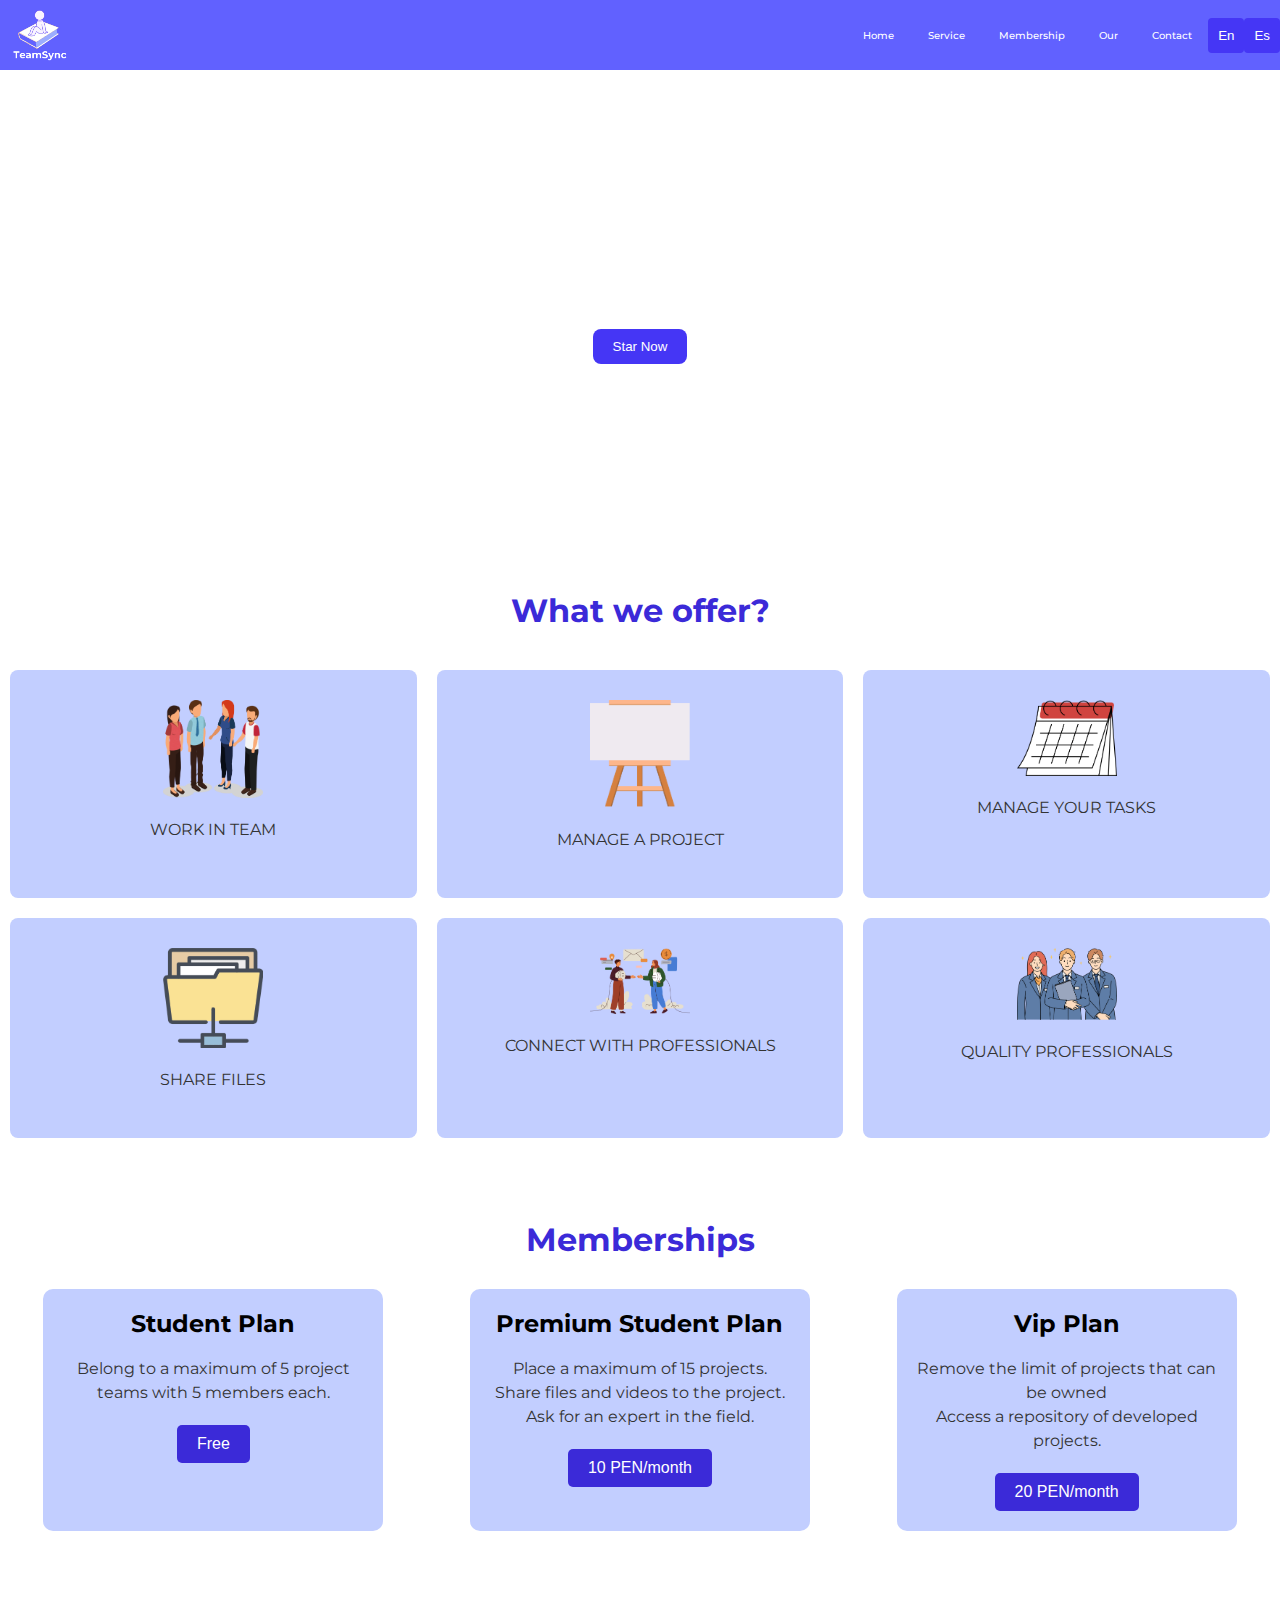
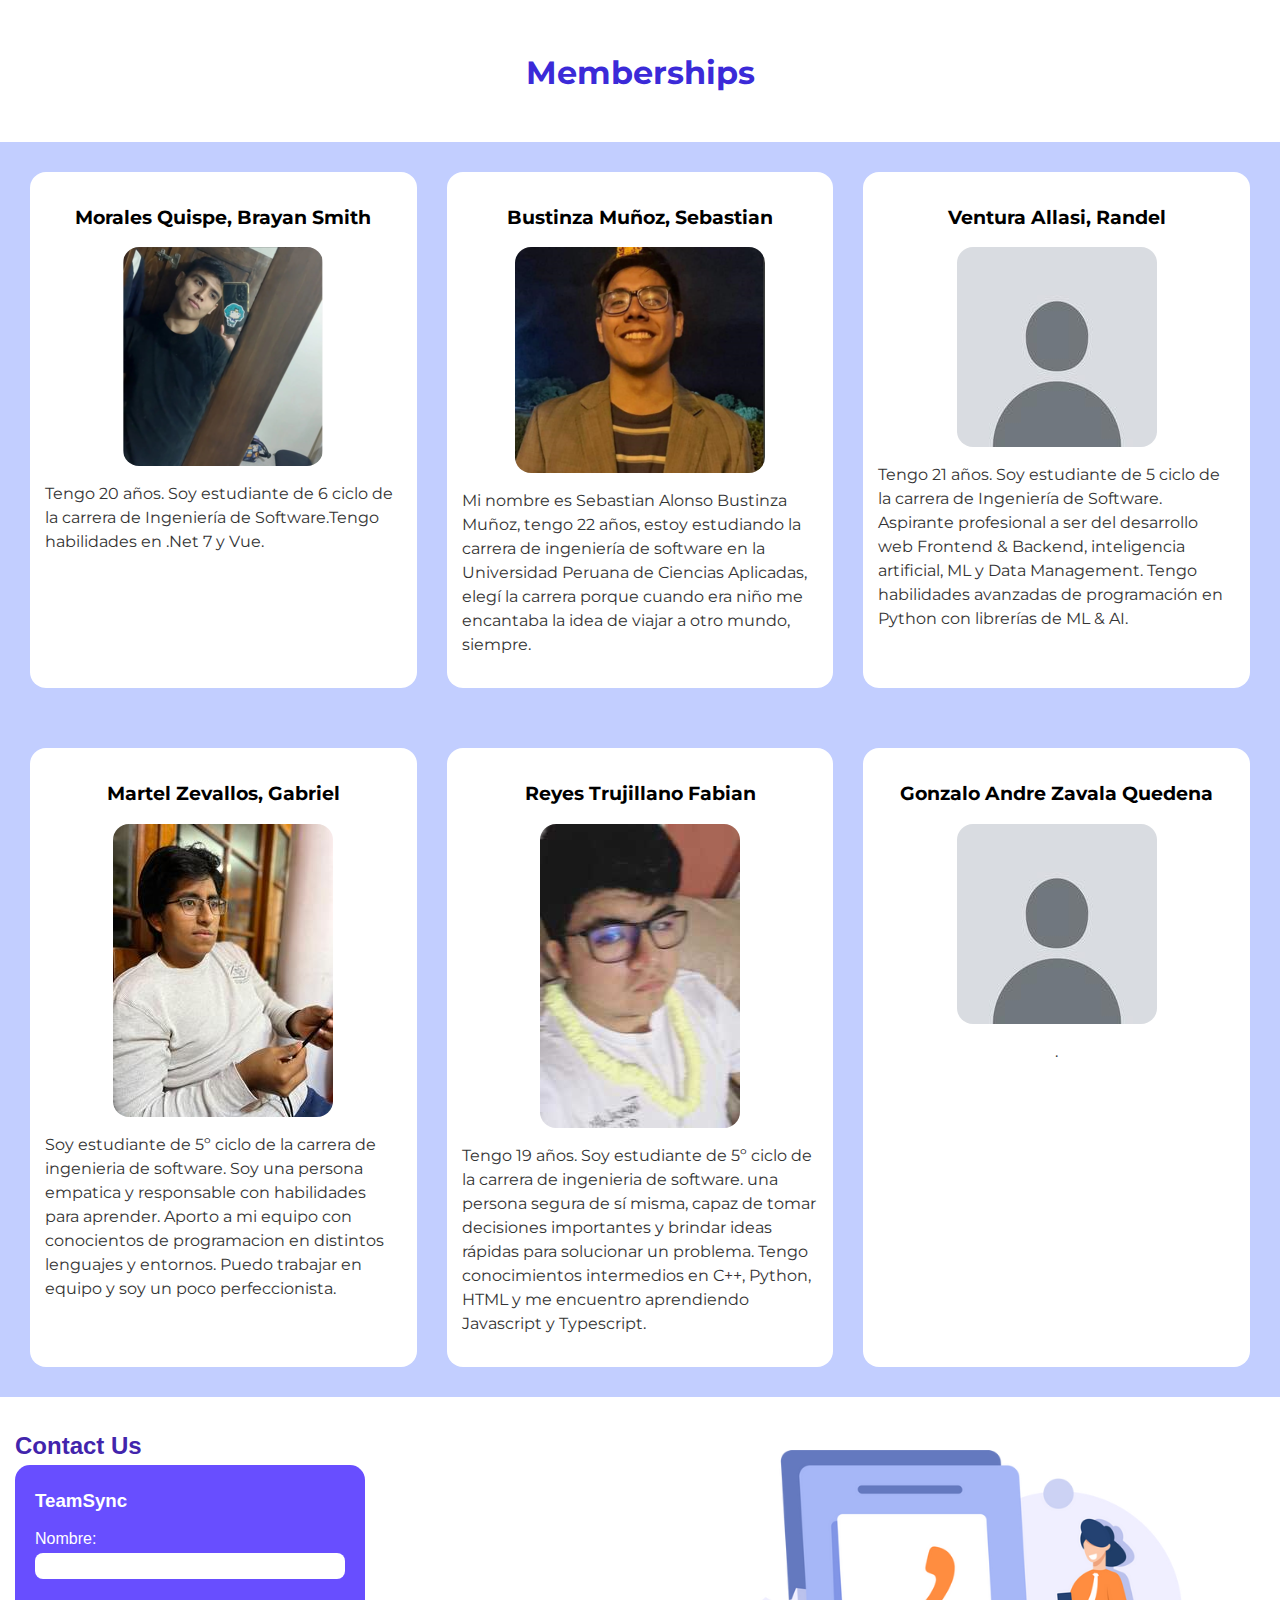
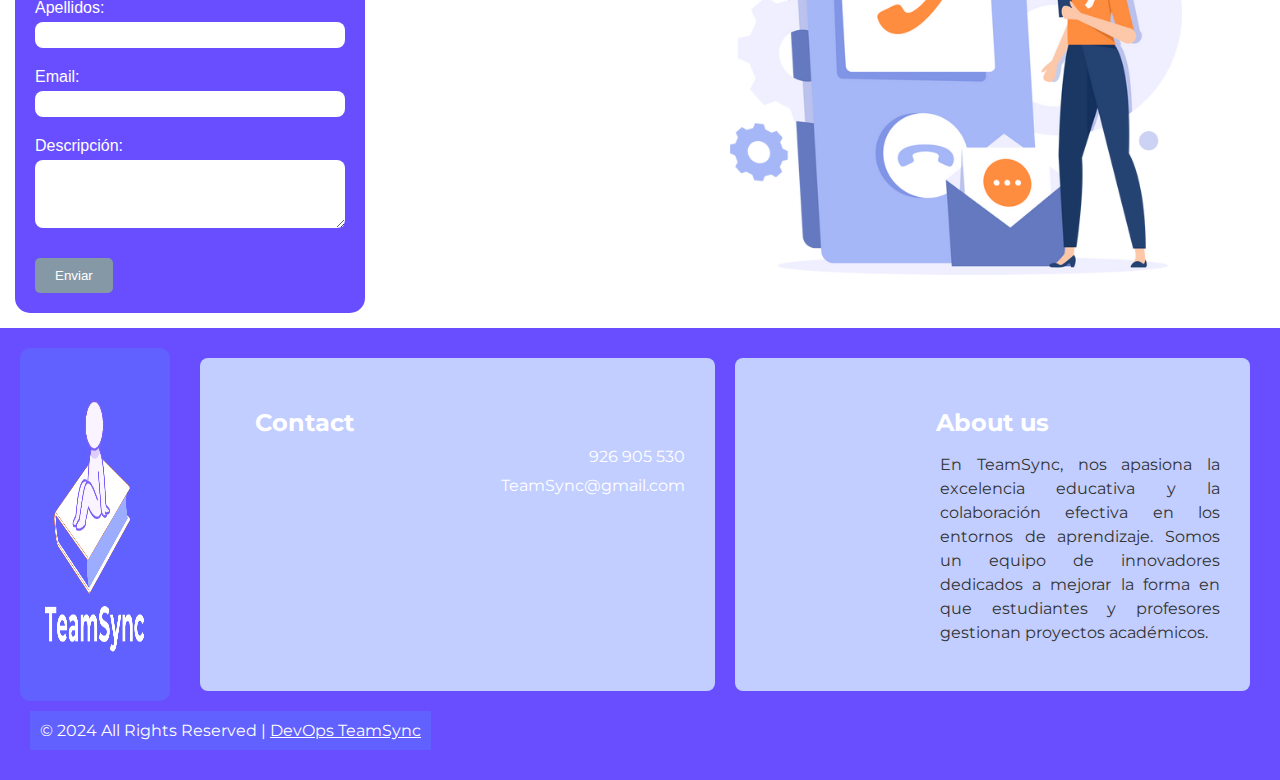
<file: index.html>
<!DOCTYPE html>
<html>

<head>
    <meta charset="UTF-8">
    <meta name="viewport" content="width=device-width, initial-scale=1.0">
    <title>LandingPageTeamSync</title>
    <meta name="title" content="LandingPageTeamSync">
    <meta name="description"
        content="Landing Page del proyecto TeamSync, Aqui encontraras informacion sobre nuestra aplicacion TeamSync ,beneficios,Membresias, Informacion sobre el team y formas de contactarnos.">
    <meta name="keywords" content="Universidad,Proyectos,Profesores,Organizacion,Tareas">
    <meta name="author" content="DevOps">

    <link rel="stylesheet" href="assets/styles/styles.css">

    <link rel="preconnect" href="https://fonts.gstatic.com">
    <link href="https://fonts.googleapis.com/css2?family=Montserrat:wght@400;700&display=swap" rel="stylesheet">

</head>

<body>
    <div class="navbar">
        <img src="assets/img/TeamSync (3).png" alt="">
        <ul>
            
            <li><a href="#hero">Home</a></li>
            <li><a href="#service">Service</a></li>
            <li><a href="#Plan">Membership</a></li>
            <li><a href="#Our">Our</a></li>
            <li><a href="#contact">Contact</a></li>
        </ul>
        <button  type="button">En</button>
        <button type="button">Es</button>
    </div>
    <div class="hero" id="hero">
        <span>Streamline your teamwork and sync your projects with TeamSync!</span>
        <button>Star Now</button>
    </div>

    <section class="service" id="service">

      <h1 class="section-title">What we offer?</h1>
      
      <div class="row">
        <div class="column1">
          <img src="assets/img/tl (4).webp" class="service-img">
          <P>WORK IN TEAM</P>

        </div>
        <div class="column2">
          <img src="assets/img/tl (5).webp" class="service-img">
          <p>MANAGE A PROJECT</p>
          
        </div>
        <div class="column3">
          <img src="assets/img/tl (3).webp" class="service-img">
          <P>MANAGE YOUR TASKS</P>
        </div>
      </div>
      <div class="row">
        <div class="column1">
          <img src="assets/img/tl (1).webp" class="service-img">
          <p>SHARE FILES</p>
        </div>
        <div class="column2">
          <img src="assets/img/tl (2).webp" class="service-img">
          <p>CONNECT WITH PROFESSIONALS</p>
        </div>
        <div class="column3">
          <img src="assets/img/tl.webp" class="service-img">
          <p>QUALITY PROFESSIONALS</p>
        </div>
      </div>
    </section>


    <section class="plan-section" id="Plan">
      <h1 class="section-title">Memberships</h1>
      <div class="plan-cards">
        <div class="plan-card">
          <h2>Student Plan</h2>
          <p>Belong to a maximum of 5 project teams with 5 members each.</p>
          <button>Free</button>
        </div>
        <div class="plan-card">
          <h2>Premium Student Plan</h2>
          <p>Place a maximum of 15 projects.<br>Share files and videos to the project.<br>Ask for an expert in the field.</p>
          <button>10 PEN/month</button>
        </div>
        <div class="plan-card">
          <h2>Vip Plan</h2>
          <p>Remove the limit of projects that can be owned<br>Access a repository of developed projects.</p>
          <button>20 PEN/month</button>
        </div>
      </div>
    </section>

    <section id="Our">
      <div class="our-separate">
        <h1 class="section-title">Memberships</h1>
      </div>
      <div class="group-integrates">

        <div class="card-integrate">
          <h3>Morales Quispe, Brayan Smith</h3>
          <img src="assets/img/Brayan.png" alt="brayan">
          <p>Tengo 20 años. Soy estudiante de 6 ciclo de la carrera de 
          Ingeniería de Software.Tengo habilidades en .Net 7 y Vue.</p>
        </div>

        <div class="card-integrate">
          <h3>Bustinza Muñoz, Sebastian</h3>
          <img src="assets/img/Sebastian.png" alt="sebas">
          <p>Mi nombre es Sebastian Alonso Bustinza Muñoz, tengo 22 años, 
          estoy estudiando la carrera de ingeniería de software en la Universidad 
          Peruana de Ciencias Aplicadas, elegí la carrera porque cuando era niño me 
          encantaba la idea de viajar a otro mundo, siempre.</p>

        </div>

        <div class="card-integrate">
          <h3>Ventura Allasi, Randel</h3>
          <img src="assets/img/user.jpg" alt="randel">
          <p>Tengo 21 años. Soy estudiante de 5 ciclo de la carrera de Ingeniería de Software. Aspirante
          profesional a ser del desarrollo web Frontend & Backend, inteligencia artificial, ML y Data
          Management. Tengo habilidades avanzadas de programación en Python con librerías de ML & AI.</p>
        </div>        

      </div>

      <div class="group-integrates">

        <div class="card-integrate">
          <h3>Martel Zevallos, Gabriel</h3>
          <img src="assets/img/Gabriel.jpeg" alt="gabriel">
          <p>Soy estudiante de 5º ciclo de la carrera de ingenieria de software. Soy una persona empatica y
          responsable con habilidades para aprender. Aporto a mi equipo con conocientos de programacion en
          distintos lenguajes y entornos. Puedo trabajar en equipo y soy un poco perfeccionista.</p>
        </div>

        <div class="card-integrate">
          <h3>Reyes Trujillano Fabian</h3>
          <img src="assets/img/Fabian.jpg" alt="fab">
          <p>Tengo 19 años. Soy estudiante de 5º ciclo de la carrera de ingenieria de software. una persona segura
          de sí misma, capaz de tomar decisiones importantes y brindar ideas rápidas para solucionar un
          problema. Tengo conocimientos intermedios en C++, Python, HTML y me encuentro aprendiendo Javascript
          y Typescript.</p>
        </div>

        <div class="card-integrate">
          <h3>Gonzalo Andre Zavala Quedena</h3>
          <img src="assets/img/user.jpg" alt="gonzalo">
          <p>.</p>
        </div>
      </div>
      

    </section>

    <div class="contact-section" style="display: flex;" id="contact">
        <div style="flex-grow: 1;">
          <div style="background-color: #ffffff; padding: 15px; font-family: Arial, sans-serif; max-width: 350px; border-radius: 10px;">
            <h2 style="color: #4224ac; text-align: left; margin-bottom: 5px;">Contact Us</h2>
            <div style="background-color: rgb(104, 78, 255); padding: 20px; border-radius: 15px;">
              <form action="/enviar" method="post" style="color: #ffffff;">
                <h3 style="text-align: left; margin-top: 5px;">TeamSync</h3>
                <div style="margin-top: 10px; display: flex; flex-direction: column;">
                  <label for="nombre" style="text-align: left; margin-bottom: 5px;">Nombre:</label>
                  <input type="text" id="nombre" name="nombre" required style="border-radius: 8px; border: none; padding: 6px; font-size: 12px; margin-bottom: 10px;">
                </div>
                <div style="margin-top: 10px; display: flex; flex-direction: column;">
                  <label for="apellidos" style="text-align: left; margin-bottom: 5px;">Apellidos:</label>
                  <input type="text" id="apellidos" name="apellidos" required style="border-radius: 8px; border: none; padding: 6px; font-size: 12px; margin-bottom: 10px;">
                </div>
                <div style="margin-top: 10px; display: flex; flex-direction: column;">
                  <label for="email" style="text-align: left; margin-bottom: 5px;">Email:</label>
                  <input type="email" id="email" name="email" required style="border-radius: 8px; border: none; padding: 6px; font-size: 12px; margin-bottom: 10px;">
                </div>
                <div style="margin-top: 10px; display: flex; flex-direction: column;">
                  <label for="descripcion" style="text-align: left; margin-bottom: 5px;">Descripción:</label>
                  <textarea id="descripcion" name="descripcion" rows="4" required style="border-radius: 8px; border: none; padding: 6px; font-size: 12px; margin-bottom: 10px;"></textarea>
                </div>
                <div style="text-align: left; margin-top: 20px;">
                  <button type="submit" style="background-color: rgb(132, 152, 165); color: white; padding: 10px 20px; border: none; border-radius: 5px;">Enviar</button>
                </div>
              </form>
            </div>
          </div>
        </div>
        <div style="display: flex; align-items: center;">
          <img src="assets/img/tl (6).webp" alt="Imagen Contacto" style="border-radius: 10px; max-height: 80%;">
        </div>
      </div>

      <footer id="contact" style="background-color: rgb(104, 78, 255); color: #fff; padding: 20px;">
        <div class="container-footer-all">
            <div class="container-body" style="display: flex; justify-content: space-between;">
              <img src="assets/img/TeamSync (3).png" alt="Imagen Team" style="border-radius: 10px; width: 150px; margin-right: 20px;">  
              <div class="column2">
                    <h2 style="margin-bottom: 10px;margin-left: 25px;">Contact</h2>
                    <div class="row" style="margin-bottom: 10px;">
                        <i class="fa fa-whatsapp" style="margin-right: 10px;"></i>
                        <label>926 905 530</label>
                    </div>
                    <div class="row" style="margin-bottom: 10px;">
                        <i class="fa fa-at" style="margin-right: 10px;"></i>
                        <label>TeamSync@gmail.com</label>
                    </div>
                    <div class="rowsocial">
                        <i class="fa fa-facebook fa-2x" style="margin-right: 10px;"></i>
                        <i class="fa fa-twitter fa-2x" style="margin-right: 10px;"></i>
                        <i class="fa fa-instagram fa-2x" style="margin-right: 10px;"></i>
                        <i class="fa fa-linkedin fa-2x" style="margin-right: 10px;"></i>
                    </div>
                </div>
                <div class="column1" style="text-align: center;">
                    <h2 style="margin-bottom: 10px;">About us</h2>
                    <p style="text-align: justify; margin-left: 175px;">En TeamSync, nos apasiona la excelencia educativa y la colaboración efectiva en los entornos de aprendizaje. Somos un equipo de innovadores dedicados a mejorar la forma en que estudiantes y profesores gestionan proyectos académicos.
                    </p>
                </div>
            </div>
        </div>
        <div class="container-footer" style="background-color: rgb(104, 78, 255); color: #fff; text-align: center; padding: 10px; display: flex; width: 70 px;">
            <div class="footer">
                <div class="copyright">
                    © 2024 All Rights Reserved | <a href="#" style="color: #fff; text-decoration: underline;">DevOps TeamSync</a>
                </div>
            </div>
        </div>
    </footer>
    
</body>

</html>
</file>
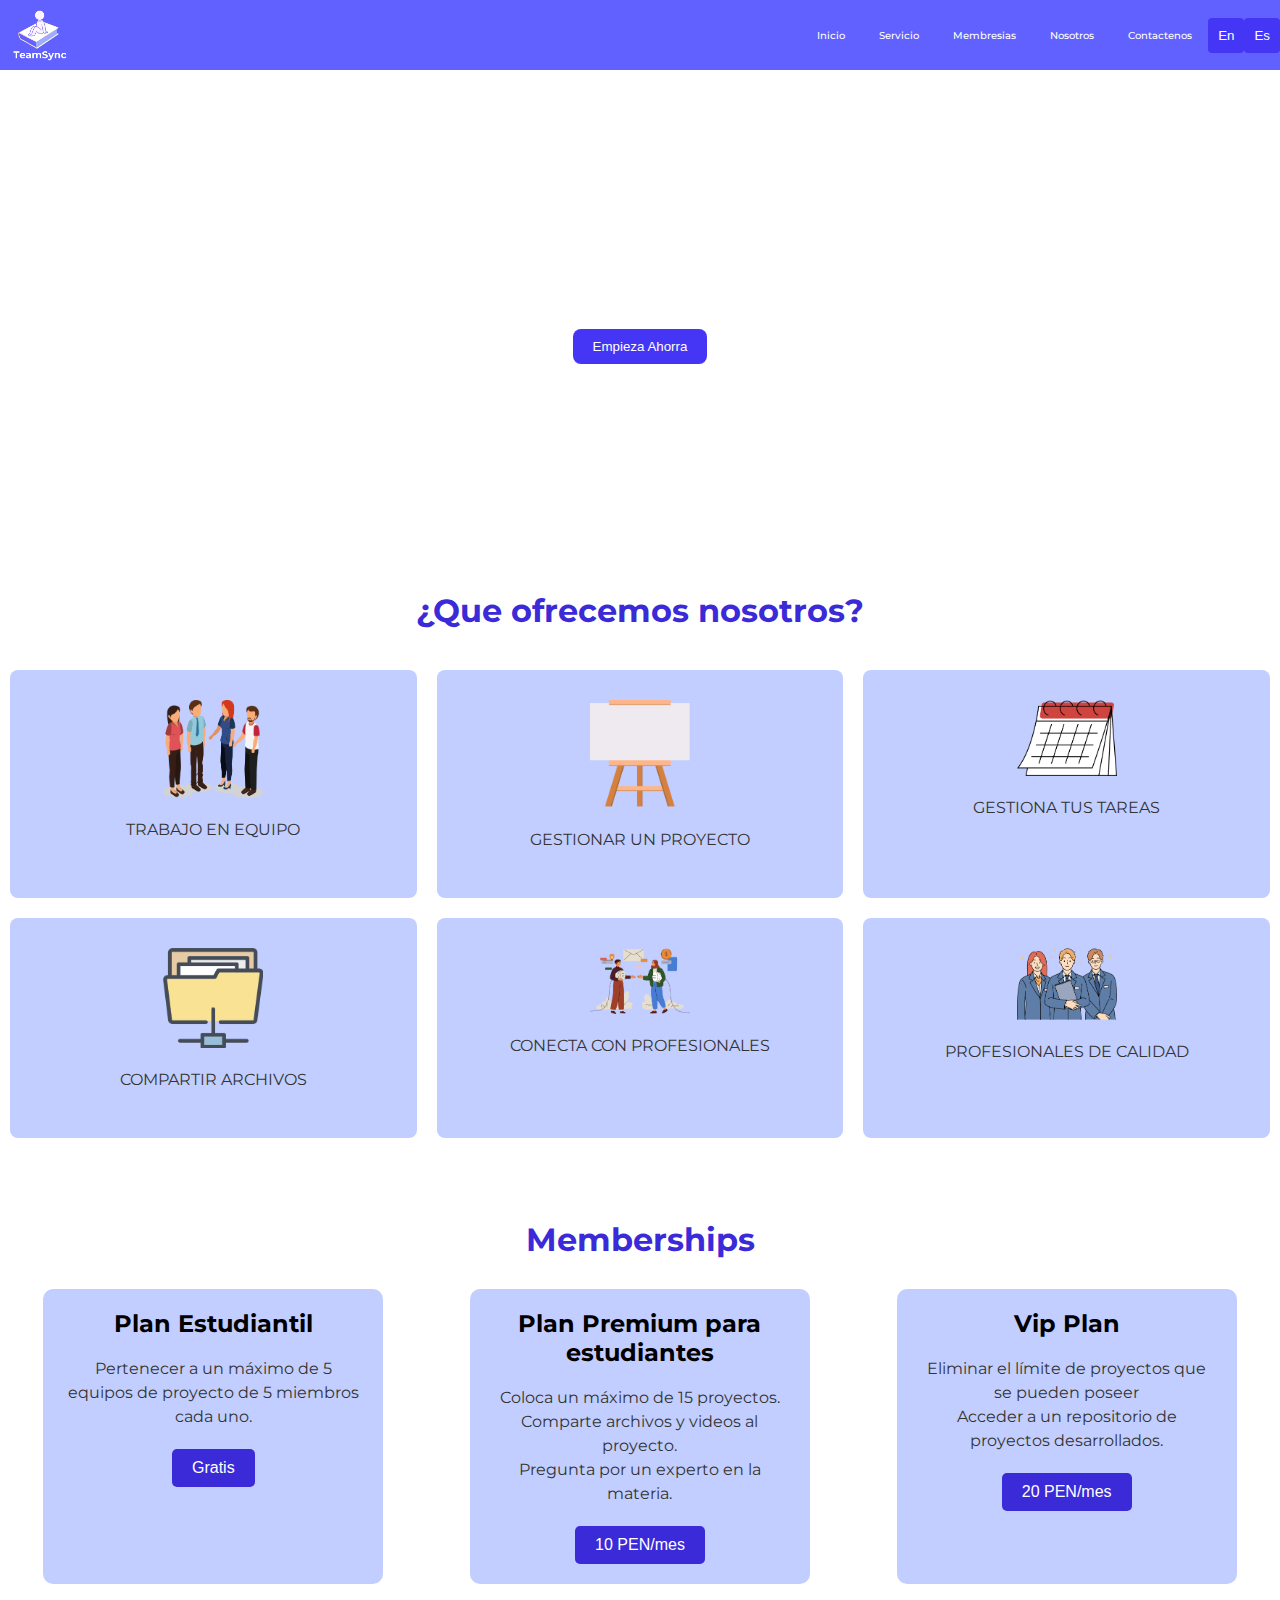
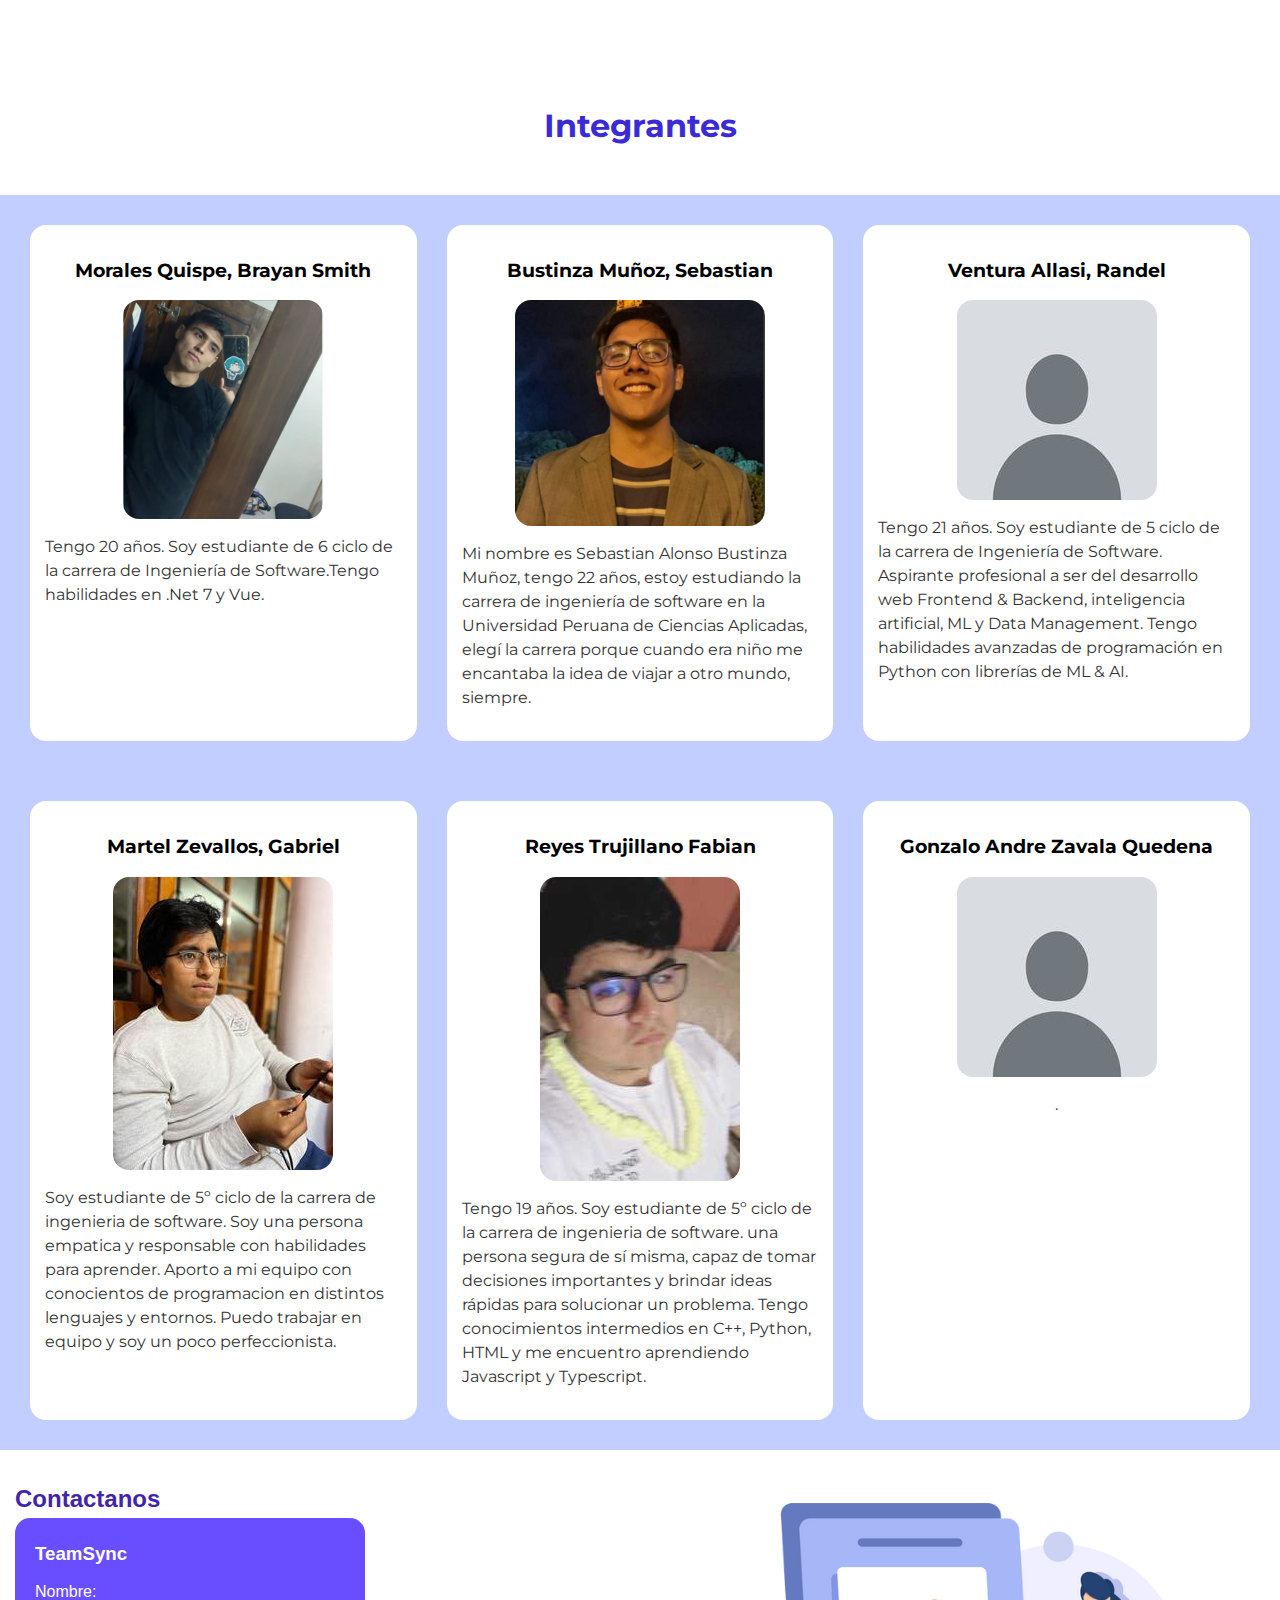
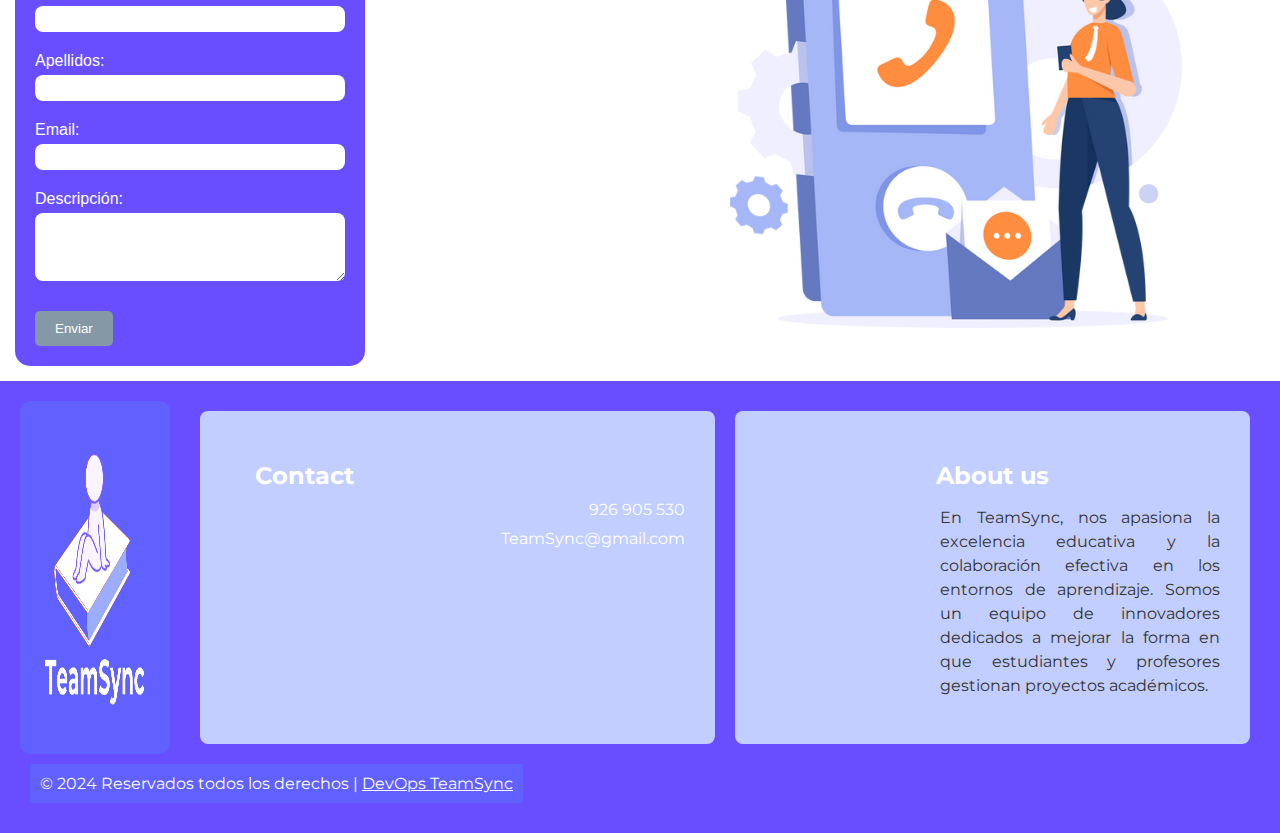
<file: index_es.html>
<!DOCTYPE html>
<html>

<head>
    <meta charset="UTF-8">
    <meta name="viewport" content="width=device-width, initial-scale=1.0">
    <title>LandingPageTeamSync</title>
    <meta name="title" content="LandingPageTeamSync">
    <meta name="description"
        content="Landing Page del proyecto TeamSync, Aqui encontraras informacion sobre nuestra aplicacion TeamSync ,beneficios,Membresias, Informacion sobre el team y formas de contactarnos.">
    <meta name="keywords" content="Universidad,Proyectos,Profesores,Organizacion,Tareas">
    <meta name="author" content="DevOps">

    <link rel="stylesheet" href="assets/styles/styles.css">

    <link rel="preconnect" href="https://fonts.gstatic.com">
    <link href="https://fonts.googleapis.com/css2?family=Montserrat:wght@400;700&display=swap" rel="stylesheet">

</head>

<body>
    <div class="navbar">
        <img src="assets/img/TeamSync (3).png" alt="">
        <ul>
            
            <li><a href="#hero">Inicio</a></li>
            <li><a href="#service">Servicio</a></li>
            <li><a href="#Plan">Membresias</a></li>
            <li><a href="#Our">Nosotros</a></li>
            <li><a href="#contact">Contactenos</a></li>
        </ul>
        <button type="button" id="button-lenguage-english" onclick="changePageEnglish()">En</button>
        <button type="button" id="button-lenguage-spanish" onclick="changePageSpanish()">Es</button>
    </div>
    <div class="hero" id="hero">
        <span>¡Agiliza tu trabajo en equipo y sincroniza tus proyectos con TeamSync!</span>
        <button>Empieza Ahorra</button>
    </div>

    <section class="service" id="service">

      <h1 class="section-title">¿Que ofrecemos nosotros?</h1>
      
      <div class="row">
        <div class="column1">
          <img src="assets/img/tl (4).webp" class="service-img">
          <P>TRABAJO EN EQUIPO</P>

        </div>
        <div class="column2">
          <img src="assets/img/tl (5).webp" class="service-img">
          <p>GESTIONAR UN PROYECTO</p>
          
        </div>
        <div class="column3">
          <img src="assets/img/tl (3).webp" class="service-img">
          <P>GESTIONA TUS TAREAS</P>
        </div>
      </div>
      <div class="row">
        <div class="column1">
          <img src="assets/img/tl (1).webp" class="service-img">
          <p>COMPARTIR ARCHIVOS</p>
        </div>
        <div class="column2">
          <img src="assets/img/tl (2).webp" class="service-img">
          <p>CONECTA CON PROFESIONALES</p>
        </div>
        <div class="column3">
          <img src="assets/img/tl.webp" class="service-img">
          <p>PROFESIONALES DE CALIDAD</p>
        </div>
      </div>
    </section>


    <section class="plan-section" id="Plan">
      <h1 class="section-title">Memberships</h1>
      <div class="plan-cards">
        <div class="plan-card">
          <h2>Plan Estudiantil</h2>
          <p>Pertenecer a un máximo de 5 equipos de proyecto de 5 miembros cada uno.</p>
          <button>Gratis</button>
        </div>
        <div class="plan-card">
          <h2>Plan Premium para estudiantes</h2>
          <p>Coloca un máximo de 15 proyectos.<br>Comparte archivos y videos al proyecto.<br>Pregunta por un experto en la materia.</p>
          <button>10 PEN/mes</button>
        </div>
        <div class="plan-card">
          <h2>Vip Plan</h2>
          <p>Eliminar el límite de proyectos que se pueden poseer<br>Acceder a un repositorio de proyectos desarrollados.</p>
          <button>20 PEN/mes</button>
        </div>
      </div>
    </section>

    <section id="Our">
      <div class="our-separate">
        <h1 class="section-title">Integrantes</h1>
      </div>
      <div class="group-integrates">

        <div class="card-integrate">
          <h3>Morales Quispe, Brayan Smith</h3>
          <img src="assets/img/Brayan.png" alt="brayan">
          <p>Tengo 20 años. Soy estudiante de 6 ciclo de la carrera de 
          Ingeniería de Software.Tengo habilidades en .Net 7 y Vue.</p>
        </div>

        <div class="card-integrate">
          <h3>Bustinza Muñoz, Sebastian</h3>
          <img src="assets/img/Sebastian.png" alt="sebas">
          <p>Mi nombre es Sebastian Alonso Bustinza Muñoz, tengo 22 años, 
          estoy estudiando la carrera de ingeniería de software en la Universidad 
          Peruana de Ciencias Aplicadas, elegí la carrera porque cuando era niño me 
          encantaba la idea de viajar a otro mundo, siempre.</p>

        </div>

        <div class="card-integrate">
          <h3>Ventura Allasi, Randel</h3>
          <img src="assets/img/user.jpg" alt="randel">
          <p>Tengo 21 años. Soy estudiante de 5 ciclo de la carrera de Ingeniería de Software. Aspirante
          profesional a ser del desarrollo web Frontend & Backend, inteligencia artificial, ML y Data
          Management. Tengo habilidades avanzadas de programación en Python con librerías de ML & AI.</p>
        </div>        

      </div>

      <div class="group-integrates">

        <div class="card-integrate">
          <h3>Martel Zevallos, Gabriel</h3>
          <img src="assets/img/Gabriel.jpeg" alt="gabriel">
          <p>Soy estudiante de 5º ciclo de la carrera de ingenieria de software. Soy una persona empatica y
          responsable con habilidades para aprender. Aporto a mi equipo con conocientos de programacion en
          distintos lenguajes y entornos. Puedo trabajar en equipo y soy un poco perfeccionista.</p>
        </div>

        <div class="card-integrate">
          <h3>Reyes Trujillano Fabian</h3>
          <img src="assets/img/Fabian.jpg" alt="fab">
          <p>Tengo 19 años. Soy estudiante de 5º ciclo de la carrera de ingenieria de software. una persona segura
          de sí misma, capaz de tomar decisiones importantes y brindar ideas rápidas para solucionar un
          problema. Tengo conocimientos intermedios en C++, Python, HTML y me encuentro aprendiendo Javascript
          y Typescript.</p>
        </div>

        <div class="card-integrate">
          <h3>Gonzalo Andre Zavala Quedena</h3>
          <img src="assets/img/user.jpg" alt="gonzalo">
          <p>.</p>
        </div>
      </div>
      

    </section>

    <div class="contact-section" style="display: flex;" id="contact">
        <div style="flex-grow: 1;">
          <div style="background-color: #ffffff; padding: 15px; font-family: Arial, sans-serif; max-width: 350px; border-radius: 10px;">
            <h2 style="color: #4224ac; text-align: left; margin-bottom: 5px;">Contactanos</h2>
            <div style="background-color: rgb(104, 78, 255); padding: 20px; border-radius: 15px;">
              <form action="/enviar" method="post" style="color: #ffffff;">
                <h3 style="text-align: left; margin-top: 5px;">TeamSync</h3>
                <div style="margin-top: 10px; display: flex; flex-direction: column;">
                  <label for="nombre" style="text-align: left; margin-bottom: 5px;">Nombre:</label>
                  <input type="text" id="nombre" name="nombre" required style="border-radius: 8px; border: none; padding: 6px; font-size: 12px; margin-bottom: 10px;">
                </div>
                <div style="margin-top: 10px; display: flex; flex-direction: column;">
                  <label for="apellidos" style="text-align: left; margin-bottom: 5px;">Apellidos:</label>
                  <input type="text" id="apellidos" name="apellidos" required style="border-radius: 8px; border: none; padding: 6px; font-size: 12px; margin-bottom: 10px;">
                </div>
                <div style="margin-top: 10px; display: flex; flex-direction: column;">
                  <label for="email" style="text-align: left; margin-bottom: 5px;">Email:</label>
                  <input type="email" id="email" name="email" required style="border-radius: 8px; border: none; padding: 6px; font-size: 12px; margin-bottom: 10px;">
                </div>
                <div style="margin-top: 10px; display: flex; flex-direction: column;">
                  <label for="descripcion" style="text-align: left; margin-bottom: 5px;">Descripción:</label>
                  <textarea id="descripcion" name="descripcion" rows="4" required style="border-radius: 8px; border: none; padding: 6px; font-size: 12px; margin-bottom: 10px;"></textarea>
                </div>
                <div style="text-align: left; margin-top: 20px;">
                  <button type="submit" style="background-color: rgb(132, 152, 165); color: white; padding: 10px 20px; border: none; border-radius: 5px;">Enviar</button>
                </div>
              </form>
            </div>
          </div>
        </div>
        <div style="display: flex; align-items: center;">
          <img src="assets/img/tl (6).webp" alt="Imagen Contacto" style="border-radius: 10px; max-height: 80%;">
        </div>
      </div>

      <footer id="contact" style="background-color: rgb(104, 78, 255); color: #fff; padding: 20px;">
        <div class="container-footer-all">
            <div class="container-body" style="display: flex; justify-content: space-between;">
              <img src="assets/img/TeamSync (3).png" alt="Imagen Team" style="border-radius: 10px; width: 150px; margin-right: 20px;">  
              <div class="column2">
                    <h2 style="margin-bottom: 10px;margin-left: 25px;">Contact</h2>
                    <div class="row" style="margin-bottom: 10px;">
                        <i class="fa fa-whatsapp" style="margin-right: 10px;"></i>
                        <label>926 905 530</label>
                    </div>
                    <div class="row" style="margin-bottom: 10px;">
                        <i class="fa fa-at" style="margin-right: 10px;"></i>
                        <label>TeamSync@gmail.com</label>
                    </div>
                    <div class="rowsocial">
                        <i class="fa fa-facebook fa-2x" style="margin-right: 10px;"></i>
                        <i class="fa fa-twitter fa-2x" style="margin-right: 10px;"></i>
                        <i class="fa fa-instagram fa-2x" style="margin-right: 10px;"></i>
                        <i class="fa fa-linkedin fa-2x" style="margin-right: 10px;"></i>
                    </div>
                </div>
                <div class="column1" style="text-align: center;">
                    <h2 style="margin-bottom: 10px;">About us</h2>
                    <p style="text-align: justify; margin-left: 175px;">En TeamSync, nos apasiona la excelencia educativa y la colaboración efectiva en los entornos de aprendizaje. Somos un equipo de innovadores dedicados a mejorar la forma en que estudiantes y profesores gestionan proyectos académicos.
                    </p>
                </div>
            </div>
        </div>
        <div class="container-footer" style="background-color: rgb(104, 78, 255); color: #fff; text-align: center; padding: 10px; display: flex; width: 70 px;">
            <div class="footer">
                <div class="copyright">
                    © 2024 Reservados todos los derechos | <a href="#" style="color: #fff; text-decoration: underline;">DevOps TeamSync</a>
                </div>
            </div>
        </div>
    </footer>

    <script src="/assets/scripts/script.js"></script>
    
</body>

</html>
</file>
<file: assets/styles/styles.css>
html, body {
    margin: 0;
    padding: 0;
    font-family: 'Montserrat', sans-serif;
}

.navbar {
    display:flex;
    width: 100%;
    justify-content: space-between;
    align-items: center;
    background-color: #6161FF;
    > button{
      background-color: #4536F5;
      color: white;
      border: none;
      padding: 10px;
      font-size: 12;
      font-weight: 500; /*Medium*/
      border-radius: 4px;
    }
    
}
.navbar ul {
    display: flex;
    list-style-type: none;
    gap: 10px;
    align-items: flex-end;
    margin-left: auto;
}
.navbar img {
    max-width: 100%;
    height: 70px;
}

.navbar ul li {
    padding: 8px;   
}
@media screen and (max-width: 500px) {
    .navbar ul {
        font-size: 12px;
    }
    .navbar ul li {
        padding: 3px;   
    }
    .hero {
        
        height: 250px;
    
        
    }
}
.navbar a {
    display: block;
    color: white;
    text-decoration: none;
    padding-right: 8px;
    font-size: 10px;
    font-weight: 500; /*Medium*/

 
}
.navbar ul li:hover {
    background-color: #9CACFF;
    border-radius: 16%;
}


.hero {
    display: flex;
    background-image: url("https://github.com/DevOps-Upc/TeamSync-LandingPage/blob/main/assets/img/marvin-meyer-SYTO3xs06fU-unsplash.jpg?raw=true");
    background-size: cover; 
    width: 100%; 
    height: 500px;

    flex-direction: column;

    align-items: center;
    text-align: center;
    justify-content: center;
    align-items:center;

    color: white;
    
    

}

.hero span{
    margin-left: 50px;
    margin-right: 50px;
    margin-bottom: 20px;
    font-size: 26px;
    
    
    font-weight: 700; /*bold*/

}

.hero button {
    background-color: #4536F5;
    color: white;
    border: none;
    padding: 10px 20px;
    font-size: 16;
    font-weight: 500; /*Medium*/
    border-radius: 8px;
}




body {
    font-family: 'Montserrat', sans-serif;
    margin: 0;
    padding: 0;
  }
  
  .plan-section {
    text-align: center;
    padding: 50px 0;
  }
  
  .section-title {
    font-size: 2em;
    margin-bottom: 30px;
    color:#3B2AD8;
  }
  
  .plan-cards {
    display: flex;
    justify-content: space-around;
    flex-wrap: wrap;
  }
  
  .plan-card {
    background-color: #C2CEFF;
    padding: 20px;
    border-radius: 10px;
    width: 300px;
    margin-bottom: 30px;
  }
  
  .plan-card h2 {
    margin-top: 0;
  }
  
  .plan-card p {
    margin-bottom: 20px;
  }
  
  .plan-card button {
    background-color: #3B2AD8;
    color: white;
    border: none;
    padding: 10px 20px;
    text-align: center;
    text-decoration: none;
    display: inline-block;
    font-size: 16px;
    border-radius: 5px;
    cursor: pointer;
  }
  
  @media screen and (max-width: 600px) {
    .plan-card {
      width: 90%;
    }

    .img-contact{

      display: none;
    }
    
  }
  @media screen and (max-width:600px) {
    .img-contact{
      display: none;
      >img{
        width: 1px;
        height: auto;
      }
    }
    
  }

  .service {
    text-align: center;
    display: flex;
    flex-direction: column;
    
  }
  .row {
    
    display: flex;
    flex-wrap: wrap;
    justify-content: space-between;
  }
  .column1, .column2, .column3  {
    background-color: #C2CEFF;
    padding: 30px;
    margin: 10px;
    flex: 1;
    border-radius:8px;
  }

  .service-img {
    width: 100px;
    height: auto;
    

  }
 

body {
    font-family:'Montserrat', sans-serif;
    margin: 0;
    padding: 0;
  }
  
  .container {
    max-width: 1500px;
    margin: 0 auto;
    padding: 2rem;
    background-color: #c2ceff; 
  }
  
  h1 {
    font-size: 2rem;
    margin-bottom: 1rem;
    color: #333; 
  }
  
  p {
    font-size: 1rem;
    line-height: 1.5;
    margin-bottom: 1rem;
    color: #333;
  }
  
  .headline {
    font-size: 4.5rem;
    text-align: center;
    margin-bottom: 2rem;
    color: #1abc9c; 
  }
  
  .image-container {
    
    text-align: center;
    margin-bottom: 2rem;
  }
  
  .members {
    display: flex;
    justify-content: space-between;
    margin-bottom: 2rem;
  }
  
  .member1 {
    text-align: center;
    width: 30%;
  }
  .member2 {
    text-align: center;
    width: 30%;
  }
  .member3 {
    text-align: center;
    width: 30%;
  }
  
  .member4 {
    text-align: center;
    width: 30%;
  }
  .member5 {
    text-align: center;
    width: 30%;
  }
  .member6 {
    text-align: center;
    width: 30%;
  }
  
  .cta {
    text-align: center;
    margin-top: 2rem;
    color: #1abc9c;
  }

  .card-integrate {
    padding: 15px;
    background-color: white;
    border-radius: 16px;
    margin: 15px;
    flex: 1;

    display: flex;
    
    align-items: center; 
    flex-direction: column;

    >img {
      border-radius: 16px;
    }
  }

  .group-integrates{
    display: flex; 
    flex-direction: row;
    flex-wrap: wrap;
    background-color: #c2ceff; 
    padding: 15px;
  
  }
  .our-separate{
    padding-top: 20px;
    padding-bottom: 20px;
    display: flex;
    align-items: center;
    justify-content: center;
  }
  .footer{
    background-color: #6161FF;
    color: #fff; 
    text-align: center; 
    padding: 10px; 
    display: flex;
    flex-direction: row;
      >img{
        width: auto;
        height: 120px;
      }
  }
  .img-contact{
    display: flex; 
    align-items: center;
  }
</file>
